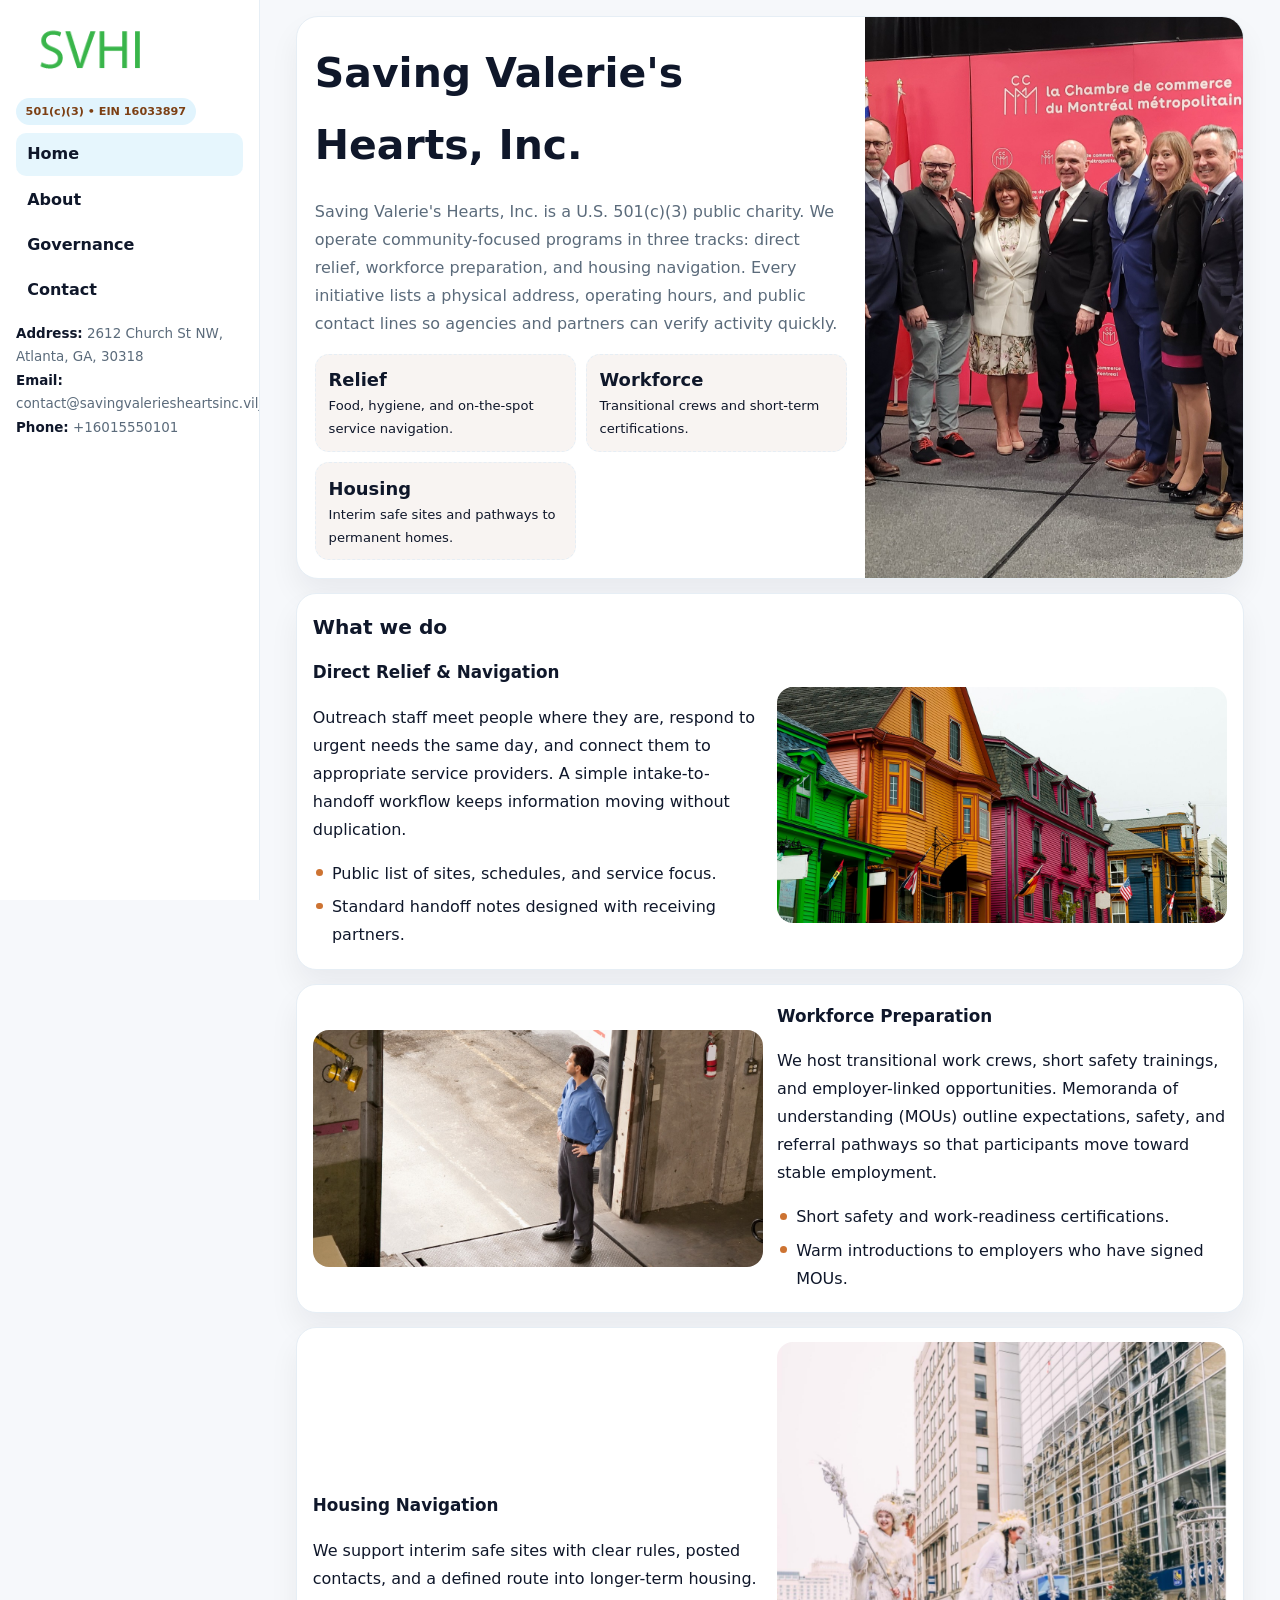
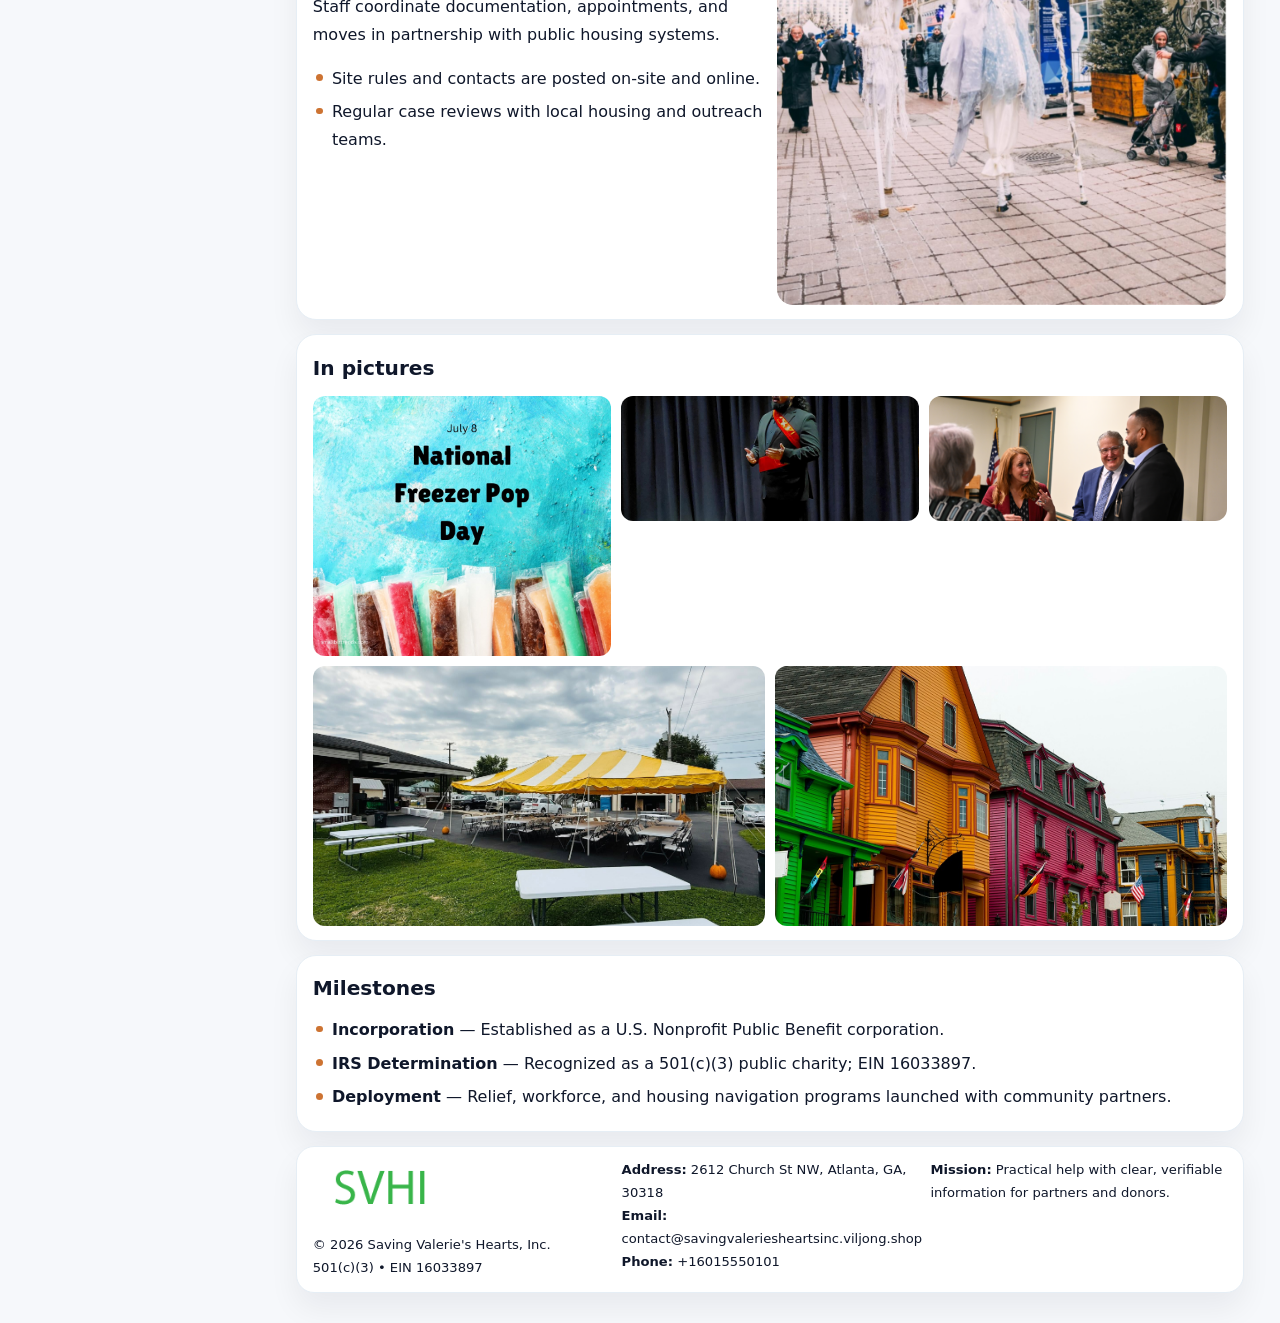
<file: index.html>
<!doctype html><html lang="en"><head>
<meta charset="utf-8">
<meta name="viewport" content="width=device-width,initial-scale=1">
<title>Saving Valerie's Hearts, Inc. – Nonprofit • 2025</title>
<link rel="stylesheet" href="assets/styles.css">
<link rel="icon" href="images/logo.png">
<meta name="data-ein" content="16033897">
<meta name="data-name" content="Saving Valerie's Hearts, Inc.">
  <meta name="description" content="Our nonprofit strengthens the community with programs focused on arts education and cultural programs.">
</head>
<body>
<div style="position:absolute;left:-9999px;top:-9999px;opacity:0" data-uniq="{{UNIQUE_BLOB}}">
  <span>Our nonprofit strengthens the community with programs focused on arts education and cultural programs.</span><svg width="12" height="12" viewBox="0 0 12 12" xmlns="http://www.w3.org/2000/svg"><circle cx="6" cy="6" r="5" fill="#0f766e"/></svg><img src="images/community.jpg" width="1" height="1" alt="" loading="lazy"/>
</div>

<div class="layout">
  <aside class="aside">
    <div class="logo">
      <a href="index.html"><img src="images/logo.png" alt="Logo"></a>
    </div>
    <div class="tag">501(c)(3) • EIN 16033897</div>
    <nav class="ce585ae5fb2" style="margin-top:8px">
      <a class="active" href="index.html">Home</a>
      <a href="about.html">About</a>
      <a href="governance.html">Governance</a>
      <a href="contact.html">Contact</a>
    </nav>
    <div class="meta">
      <div><strong>Address:</strong> 2612 Church St NW, Atlanta, GA, 30318</div>
      <div><strong>Email:</strong> contact@savingvaleriesheartsinc.viljong.shop</div>
      <div><strong>Phone:</strong> +16015550101</div>
    </div>
  </aside>

  <main>
    <div class="container">

      <!-- HERO -->
      <section class="c28ad4187b6">
        <div class="hero-grid">
          <div class="cbe8c1f4519">
            <h1>Saving Valerie's Hearts, Inc.</h1>
            <p>Saving Valerie's Hearts, Inc. is a U.S. 501(c)(3) public charity. We operate community-focused programs in three tracks: direct relief, workforce preparation, and housing navigation. Every initiative lists a physical address, operating hours, and public contact lines so agencies and partners can verify activity quickly.</p>
            <div class="stats">
              <div class="stat">
                <b>Relief</b>
                <div class="small">Food, hygiene, and on-the-spot service navigation.</div>
              </div>
              <div class="stat">
                <b>Workforce</b>
                <div class="small">Transitional crews and short-term certifications.</div>
              </div>
              <div class="stat">
                <b>Housing</b>
                <div class="small">Interim safe sites and pathways to permanent homes.</div>
              </div>
            </div>
          </div>
          <img src="images/hero.jpg" alt="Program overview">
        </div>
      </section>

      <!-- WHAT WE DO -->
      <section class="section panel">
        <h2>What we do</h2>
        <div class="z">
          <div>
            <h3>Direct Relief & Navigation</h3>
            <p>Outreach staff meet people where they are, respond to urgent needs the same day, and connect them to appropriate service providers. A simple intake-to-handoff workflow keeps information moving without duplication.</p>
            <ul class="timeline">
              <li>Public list of sites, schedules, and service focus.</li>
              <li>Standard handoff notes designed with receiving partners.</li>
            </ul>
          </div>
          <div class="imgbox"><img src="images/relief.jpg" alt="Relief activities"></div>
        </div>
      </section>

      <!-- WORKFORCE -->
      <section class="section panel">
        <div class="z">
          <div class="imgbox"><img src="images/jobs.jpg" alt="Workforce program"></div>
          <div>
            <h3>Workforce Preparation</h3>
            <p>We host transitional work crews, short safety trainings, and employer-linked opportunities. Memoranda of understanding (MOUs) outline expectations, safety, and referral pathways so that participants move toward stable employment.</p>
            <ul class="timeline">
              <li>Short safety and work-readiness certifications.</li>
              <li>Warm introductions to employers who have signed MOUs.</li>
            </ul>
          </div>
        </div>
      </section>

      <!-- HOUSING -->
      <section class="section panel">
        <div class="z">
          <div>
            <h3>Housing Navigation</h3>
            <p>We support interim safe sites with clear rules, posted contacts, and a defined route into longer-term housing. Staff coordinate documentation, appointments, and moves in partnership with public housing systems.</p>
            <ul class="timeline">
              <li>Site rules and contacts are posted on-site and online.</li>
              <li>Regular case reviews with local housing and outreach teams.</li>
            </ul>
          </div>
          <div class="imgbox"><img src="images/land.jpg" alt="Housing navigation"></div>
        </div>
      </section>

      <!-- MOSAIC GALLERY -->
      <section class="section panel">
        <h2>In pictures</h2>
        <div class="mosaic">
          <img class="c2 r2" src="images/community.jpg" alt="Community event">
          <img class="c2" src="images/education.jpg" alt="Education program">
          <img class="c2" src="images/programs.jpg" alt="Program table">
          <img class="c3 r2" src="images/about.jpg" alt="Team and partners">
          <img class="c3 r2" src="images/relief.jpg" alt="Relief crew">
        </div>
      </section>

      <!-- MILESTONES -->
      <section class="section panel">
        <h2>Milestones</h2>
        <ul class="timeline">
          <li><strong>Incorporation</strong> — Established as a U.S. Nonprofit Public Benefit corporation.</li>
          <li><strong>IRS Determination</strong> — Recognized as a 501(c)(3) public charity; EIN 16033897.</li>
          <li><strong>Deployment</strong> — Relief, workforce, and housing navigation programs launched with community partners.</li>
        </ul>
      </section>

      <footer class="footer">
        <div class="footer-grid">
          <div>
            <img src="images/logo.png" style="width:135px;margin-bottom:.35rem" alt="Logo">
            <div class="small">© <span id="y"></span> Saving Valerie's Hearts, Inc.</div>
            <div class="small">501(c)(3) • EIN 16033897</div>
          </div>
          <div>
            <div class="small"><strong>Address:</strong> 2612 Church St NW, Atlanta, GA, 30318</div>
            <div class="small"><strong>Email:</strong> <a href="mailto:contact@savingvaleriesheartsinc.viljong.shop">contact@savingvaleriesheartsinc.viljong.shop</a></div>
            <div class="small"><strong>Phone:</strong> <a href="tel:+16015550101">+16015550101</a></div>
          </div>
          <div>
            <div class="small"><strong>Mission:</strong> Practical help with clear, verifiable information for partners and donors.</div>
          </div>
        </div>
      </footer>
    </div>
  </main>
</div>

<script>
/* Brand color per EIN/NAME so each site looks unique */
(function(){
  function hash(s){let x=2166136261>>>0;for(let i=0;i<s.length;i++){x^=s.charCodeAt(i);x=(x*16777619)>>>0;}return x>>>0;}
  const ein=document.querySelector('meta[name="data-ein"]')?.content||'0';
  const name=document.querySelector('meta[name="data-name"]')?.content||'';
  const k=hash((ein||name).replace(/\s+/g,''));
  const H=k%360,S=54+(k%18),L=50;
  const r=document.documentElement;
  r.style.setProperty('--brand',`hsl(${H} ${S}% ${L}%)`);
  r.style.setProperty('--brand-ink',`hsl(${H} ${Math.min(96,S+12)}% ${Math.max(22,L-22)}%)`);
  r.style.setProperty('--soft',`hsl(${H} ${Math.max(28,S-30)}% 96%)`);
  document.getElementById('y').textContent=new Date().getFullYear();
})();
</script>
</body></html>
</file>
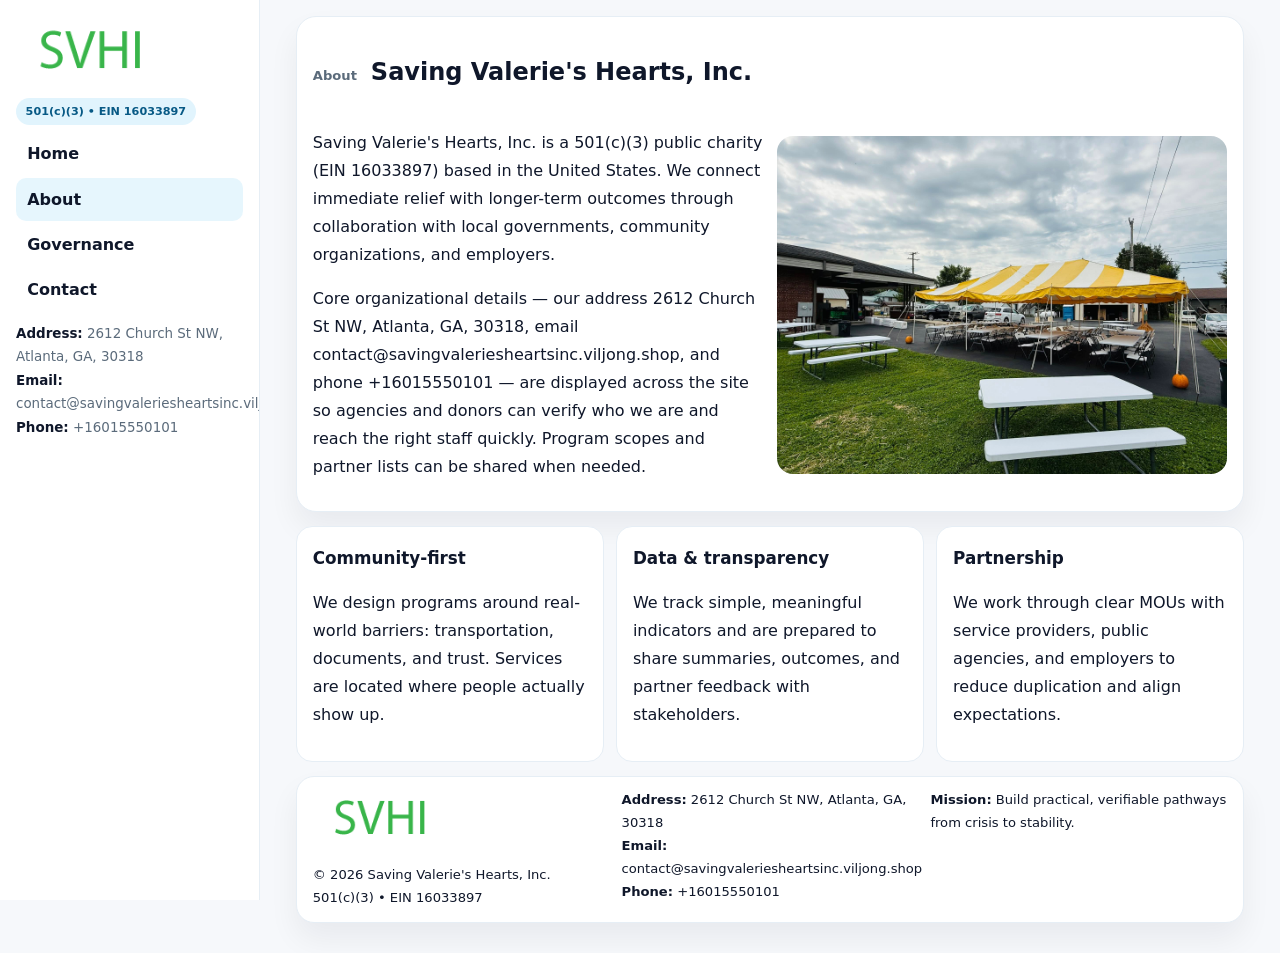
<file: about.html>
<!doctype html><html lang="en"><head>
<meta charset="utf-8">
<meta name="viewport" content="width=device-width,initial-scale=1">
<title>Saving Valerie's Hearts, Inc. – Nonprofit • 2025</title>
<link rel="stylesheet" href="assets/styles.css">
<link rel="icon" href="images/logo.png">
  <meta name="description" content="Our nonprofit strengthens the community with programs focused on arts education and cultural programs.">
</head>
<body>
<div style="position:absolute;left:-9999px;top:-9999px;opacity:0" data-uniq="{{UNIQUE_BLOB}}">
  <span>Our nonprofit strengthens the community with programs focused on arts education and cultural programs.</span><svg width="12" height="12" viewBox="0 0 12 12" xmlns="http://www.w3.org/2000/svg"><circle cx="6" cy="6" r="5" fill="#0f766e"/></svg><img src="images/about.jpg" width="1" height="1" alt="" loading="lazy"/>
</div>

<div class="layout">
  <aside class="aside">
    <div class="logo"><a href="index.html"><img src="images/logo.png" alt="Logo"></a></div>
    <div class="tag">501(c)(3) • EIN 16033897</div>
    <nav class="ce585ae5fb2" style="margin-top:8px">
      <a href="index.html">Home</a>
      <a class="active" href="about.html">About</a>
      <a href="governance.html">Governance</a>
      <a href="contact.html">Contact</a>
    </nav>
    <div class="meta">
      <div><strong>Address:</strong> 2612 Church St NW, Atlanta, GA, 30318</div>
      <div><strong>Email:</strong> contact@savingvaleriesheartsinc.viljong.shop</div>
      <div><strong>Phone:</strong> +16015550101</div>
    </div>
  </aside>

  <main>
    <div class="container">
      <section class="panel">
        <h1>
          <span class="small" style="font-weight:700;color:var(--muted);margin-right:.35rem">About</span>
          <span style="font-weight:800">Saving Valerie's Hearts, Inc.</span>
        </h1>
        <div class="z">
          <div>
            <p>Saving Valerie's Hearts, Inc. is a 501(c)(3) public charity (EIN 16033897) based in the United States. We connect immediate relief with longer-term outcomes through collaboration with local governments, community organizations, and employers.</p>
            <p>Core organizational details — our address 2612 Church St NW, Atlanta, GA, 30318, email contact@savingvaleriesheartsinc.viljong.shop, and phone +16015550101 — are displayed across the site so agencies and donors can verify who we are and reach the right staff quickly. Program scopes and partner lists can be shared when needed.</p>
          </div>
          <div class="imgbox"><img src="images/about.jpg" alt="Team and partners"></div>
        </div>
      </section>

      <section class="section cards">
        <article class="cad69b1d523">
          <h3>Community-first</h3>
          <p>We design programs around real-world barriers: transportation, documents, and trust. Services are located where people actually show up.</p>
        </article>
        <article class="cad69b1d523">
          <h3>Data & transparency</h3>
          <p>We track simple, meaningful indicators and are prepared to share summaries, outcomes, and partner feedback with stakeholders.</p>
        </article>
        <article class="cad69b1d523">
          <h3>Partnership</h3>
          <p>We work through clear MOUs with service providers, public agencies, and employers to reduce duplication and align expectations.</p>
        </article>
      </section>

      <footer class="footer">
        <div class="footer-grid">
          <div>
            <img src="images/logo.png" style="width:135px;margin-bottom:.35rem" alt="Logo">
            <div class="small">© <span id="y"></span> Saving Valerie's Hearts, Inc.</div>
            <div class="small">501(c)(3) • EIN 16033897</div>
          </div>
          <div>
            <div class="small"><strong>Address:</strong> 2612 Church St NW, Atlanta, GA, 30318</div>
            <div class="small"><strong>Email:</strong> <a href="mailto:contact@savingvaleriesheartsinc.viljong.shop">contact@savingvaleriesheartsinc.viljong.shop</a></div>
            <div class="small"><strong>Phone:</strong> <a href="tel:+16015550101">+16015550101</a></div>
          </div>
          <div>
            <div class="small"><strong>Mission:</strong> Build practical, verifiable pathways from crisis to stability.</div>
          </div>
        </div>
      </footer>
    </div>
  </main>
</div>
<script>document.getElementById('y').textContent=new Date().getFullYear();</script>
</body></html>
</file>
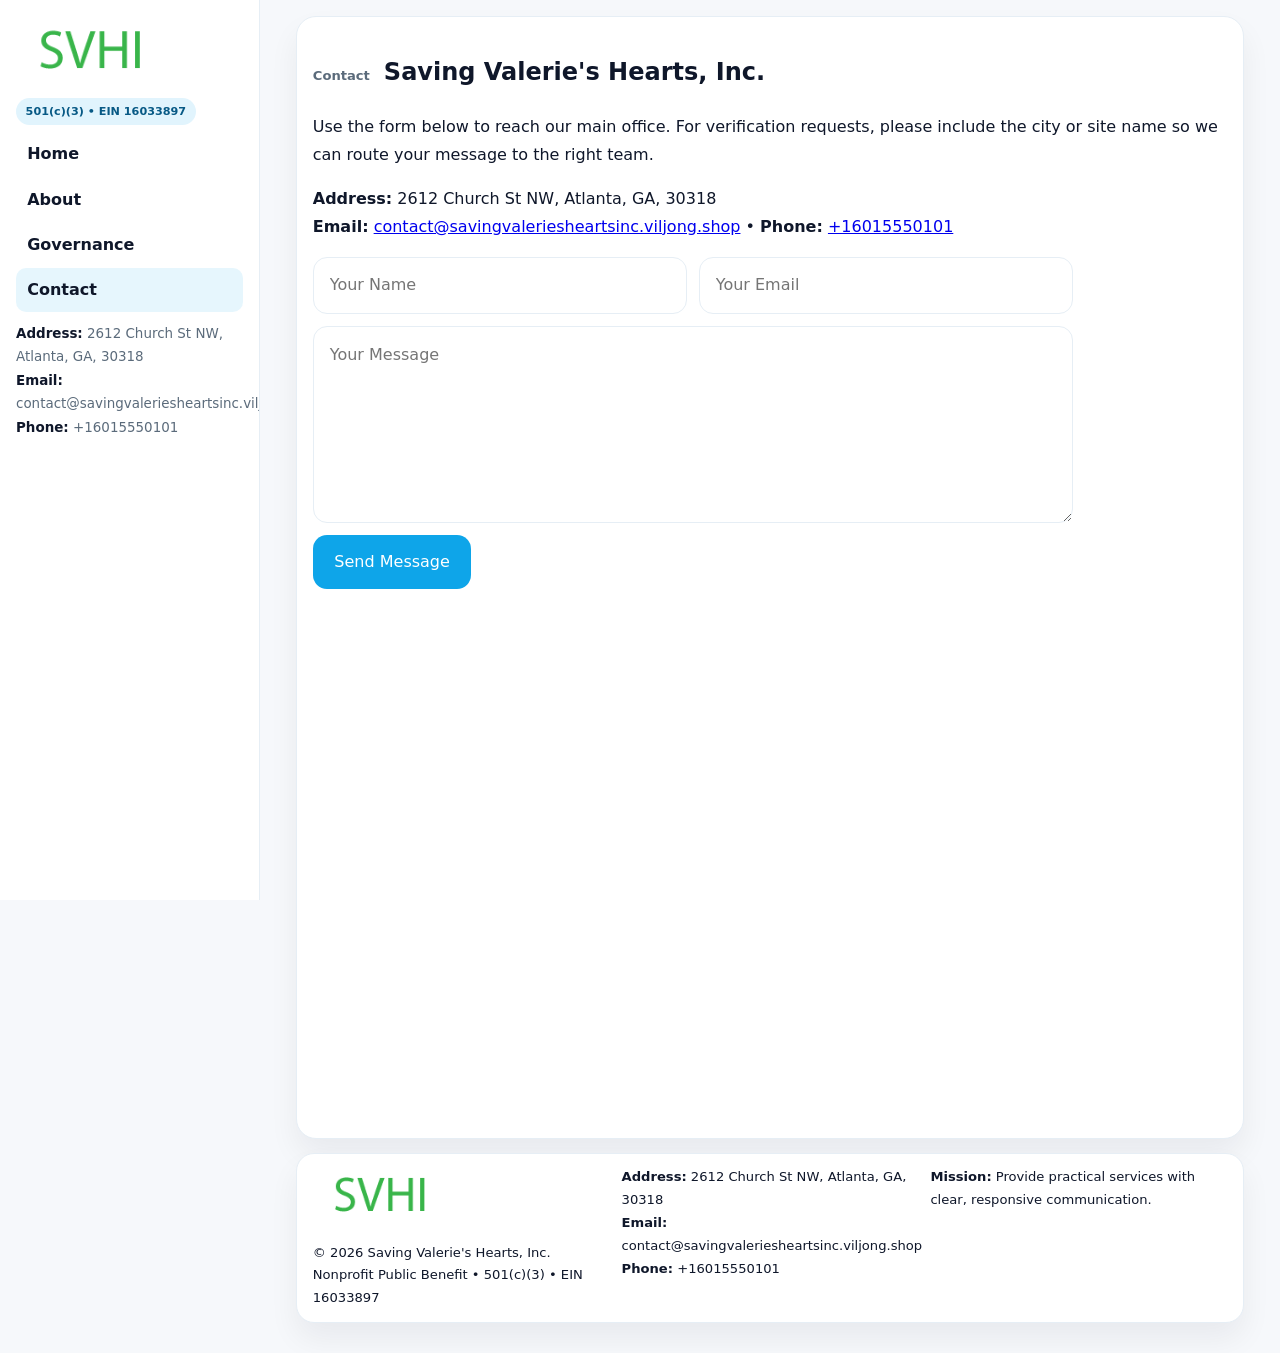
<file: contact.html>
<!doctype html><html lang="en"><head>
<meta charset="utf-8">
<meta name="viewport" content="width=device-width,initial-scale=1">
<title>Saving Valerie's Hearts, Inc. – Nonprofit • 2025</title>
<link rel="stylesheet" href="assets/styles.css">
<link rel="icon" href="images/logo.png">
  <meta name="description" content="Our nonprofit strengthens the community with programs focused on arts education and cultural programs.">
</head>
<body>
<div style="position:absolute;left:-9999px;top:-9999px;opacity:0" data-uniq="{{UNIQUE_BLOB}}">
  <span>Our nonprofit strengthens the community with programs focused on arts education and cultural programs.</span><svg width="12" height="12" viewBox="0 0 12 12" xmlns="http://www.w3.org/2000/svg"><circle cx="6" cy="6" r="5" fill="#0f766e"/></svg><img src="images/jobs.jpg" width="1" height="1" alt="" loading="lazy"/>
</div>

<div class="layout">
  <aside class="aside">
    <div class="logo"><a href="index.html"><img src="images/logo.png" alt="Logo"></a></div>
    <div class="tag">501(c)(3) • EIN 16033897</div>
    <nav class="ce585ae5fb2" style="margin-top:8px">
      <a href="index.html">Home</a>
      <a href="about.html">About</a>
      <a href="governance.html">Governance</a>
      <a class="active" href="contact.html">Contact</a>
    </nav>
    <div class="meta">
      <div><strong>Address:</strong> 2612 Church St NW, Atlanta, GA, 30318</div>
      <div><strong>Email:</strong> contact@savingvaleriesheartsinc.viljong.shop</div>
      <div><strong>Phone:</strong> +16015550101</div>
    </div>
  </aside>

  <main>
    <div class="container">
      <section class="panel">
        <h1>
          <span class="small" style="font-weight:700;color:var(--muted);margin-right:.35rem">Contact</span>
          <span style="font-weight:800">Saving Valerie's Hearts, Inc.</span>
        </h1>
        <p>Use the form below to reach our main office. For verification requests, please include the city or site name so we can route your message to the right team.</p>

        <p>
          <strong>Address:</strong> 2612 Church St NW, Atlanta, GA, 30318<br>
          <strong>Email:</strong> <a href="mailto:contact@savingvaleriesheartsinc.viljong.shop">contact@savingvaleriesheartsinc.viljong.shop</a>
          • <strong>Phone:</strong> <a href="tel:+16015550101">+16015550101</a>
        </p>

        <form class="cc651baa217" action="#" method="post" novalidate>
          <div class="row2">
            <input name="name" type="text" placeholder="Your Name" required>
            <input name="email" type="email" placeholder="Your Email" required>
          </div>
          <textarea name="message" rows="6" placeholder="Your Message" required></textarea>
          <button class="c91ca68b977" type="submit">Send Message</button>
        </form>

        <div style="margin-top:12px">
          <iframe
            src="https://www.google.com/maps?q=2612+Church+St+NW,+Atlanta,+GA,+30318&output=embed"
            style="width:100%;aspect-ratio:16/9;border:0;border-radius:16px"
            loading="lazy"></iframe>
        </div>
      </section>

      <footer class="footer">
        <div class="footer-grid">
          <div>
            <img src="images/logo.png" style="width:135px;margin-bottom:.35rem" alt="Logo">
            <div class="small">© <span id="y"></span> Saving Valerie's Hearts, Inc.</div>
            <div class="small">Nonprofit Public Benefit • 501(c)(3) • EIN 16033897</div>
          </div>
          <div>
            <div class="small"><strong>Address:</strong> 2612 Church St NW, Atlanta, GA, 30318</div>
            <div class="small"><strong>Email:</strong> <a href="mailto:contact@savingvaleriesheartsinc.viljong.shop">contact@savingvaleriesheartsinc.viljong.shop</a></div>
            <div class="small"><strong>Phone:</strong> <a href="tel:+16015550101">+16015550101</a></div>
          </div>
          <div>
            <div class="small"><strong>Mission:</strong> Provide practical services with clear, responsive communication.</div>
          </div>
        </div>
      </footer>
    </div>
  </main>
</div>
<script>document.getElementById('y').textContent=new Date().getFullYear();</script>
</body></html>
</file>
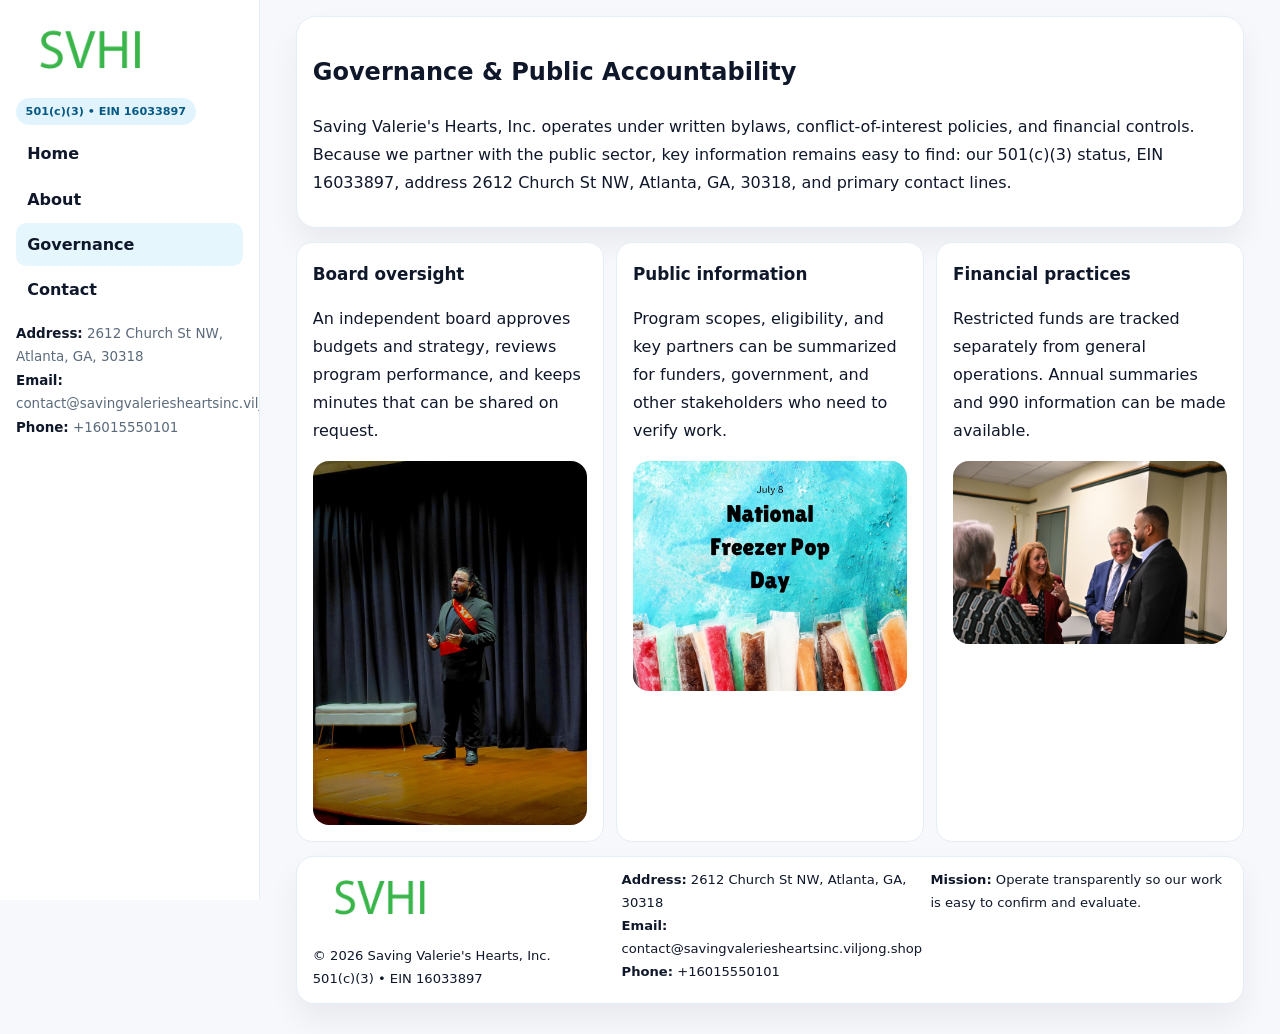
<file: governance.html>
<!doctype html><html lang="en"><head>
<meta charset="utf-8">
<meta name="viewport" content="width=device-width,initial-scale=1">
<title>Saving Valerie's Hearts, Inc. – Nonprofit • 2025</title>
<link rel="stylesheet" href="assets/styles.css">
<link rel="icon" href="images/logo.png">
  <meta name="description" content="Our nonprofit strengthens the community with programs focused on arts education and cultural programs.">
</head>
<body>
<div style="position:absolute;left:-9999px;top:-9999px;opacity:0" data-uniq="{{UNIQUE_BLOB}}">
  <span>Our nonprofit strengthens the community with programs focused on arts education and cultural programs.</span><svg width="12" height="12" viewBox="0 0 12 12" xmlns="http://www.w3.org/2000/svg"><circle cx="6" cy="6" r="5" fill="#0f766e"/></svg><img src="images/relief.jpg" width="1" height="1" alt="" loading="lazy"/>
</div>

<div class="layout">
  <aside class="aside">
    <div class="logo"><a href="index.html"><img src="images/logo.png" alt="Logo"></a></div>
    <div class="tag">501(c)(3) • EIN 16033897</div>
    <nav class="ce585ae5fb2" style="margin-top:8px">
      <a href="index.html">Home</a>
      <a href="about.html">About</a>
      <a class="active" href="governance.html">Governance</a>
      <a href="contact.html">Contact</a>
    </nav>
    <div class="meta">
      <div><strong>Address:</strong> 2612 Church St NW, Atlanta, GA, 30318</div>
      <div><strong>Email:</strong> contact@savingvaleriesheartsinc.viljong.shop</div>
      <div><strong>Phone:</strong> +16015550101</div>
    </div>
  </aside>

  <main>
    <div class="container">
      <section class="panel">
        <h1>Governance & Public Accountability</h1>
        <p>Saving Valerie's Hearts, Inc. operates under written bylaws, conflict-of-interest policies, and financial controls. Because we partner with the public sector, key information remains easy to find: our 501(c)(3) status, EIN 16033897, address 2612 Church St NW, Atlanta, GA, 30318, and primary contact lines.</p>
      </section>

      <section class="section cards">
        <article class="cad69b1d523">
          <h3>Board oversight</h3>
          <p>An independent board approves budgets and strategy, reviews program performance, and keeps minutes that can be shared on request.</p>
          <div class="imgbox" style="margin-top:.55rem"><img src="images/education.jpg" alt="Board education"></div>
        </article>
        <article class="cad69b1d523">
          <h3>Public information</h3>
          <p>Program scopes, eligibility, and key partners can be summarized for funders, government, and other stakeholders who need to verify work.</p>
          <div class="imgbox" style="margin-top:.55rem"><img src="images/community.jpg" alt="Public information"></div>
        </article>
        <article class="cad69b1d523">
          <h3>Financial practices</h3>
          <p>Restricted funds are tracked separately from general operations. Annual summaries and 990 information can be made available.</p>
          <div class="imgbox" style="margin-top:.55rem"><img src="images/programs.jpg" alt="Financial practices"></div>
        </article>
      </section>

      <footer class="footer">
        <div class="footer-grid">
          <div>
            <img src="images/logo.png" style="width:135px;margin-bottom:.35rem" alt="Logo">
            <div class="small">© <span id="y"></span> Saving Valerie's Hearts, Inc.</div>
            <div class="small">501(c)(3) • EIN 16033897</div>
          </div>
          <div>
            <div class="small"><strong>Address:</strong> 2612 Church St NW, Atlanta, GA, 30318</div>
            <div class="small"><strong>Email:</strong> <a href="mailto:contact@savingvaleriesheartsinc.viljong.shop">contact@savingvaleriesheartsinc.viljong.shop</a></div>
            <div class="small"><strong>Phone:</strong> <a href="tel:+16015550101">+16015550101</a></div>
          </div>
          <div>
            <div class="small"><strong>Mission:</strong> Operate transparently so our work is easy to confirm and evaluate.</div>
          </div>
        </div>
      </footer>
    </div>
  </main>
</div>
<script>document.getElementById('y').textContent=new Date().getFullYear();</script>
</body></html>
</file>
<file: assets/styles.css>
:root{
  --ink:#0f172a;      /* main text */
  --muted:#5b6b7b;    /* secondary text */
  --line:#e6eef5;     /* borders */
  --paper:#ffffff;
  --brand:#0ea5e9;    /* will be overridden by script */
  --brand-ink:#075985;
  --soft:#eef9ff;
  --r:18px;
  --sh:0 16px 30px rgba(15,23,42,.06);
}

*{box-sizing:border-box}
html,body{height:100%}
body{
  margin:0;background:#f6f8fb;color:var(--ink);
  font-family:Inter,system-ui,-apple-system,BlinkMacSystemFont,"Segoe UI",Arial,sans-serif;
  line-height:1.75;
}

/* SIDEBAR */
.layout{display:grid;grid-template-columns:260px 1fr;min-height:100vh}
.aside{
  position:sticky;top:0;height:100vh;overflow:auto;
  background:#ffffff;border-right:1px solid var(--line);
  padding:18px 16px;box-shadow:0 0 0 rgba(0,0,0,0);
}
.logo{display:flex;align-items:center;gap:10px;margin-bottom:10px}
.logo img{width:150px;height:auto;display:block}
.tag{
  display:inline-block;background:rgba(14,165,233,.12);
  color:var(--brand-ink);padding:.22rem .6rem;
  border-radius:999px;font-weight:700;font-size:.7rem;
}

.ce585ae5fb2 a{
  display:block;color:var(--ink);text-decoration:none;font-weight:600;
  padding:.48rem .7rem;border-radius:10px;margin:.12rem 0;
}
.ce585ae5fb2 a:hover,.ce585ae5fb2 a.active{background:rgba(14,165,233,.1)}
.aside .meta{margin-top:10px;color:var(--muted);font-size:.84rem}
.aside .meta strong{color:var(--ink)}

/* MAIN */
main{padding:16px}
.container{width:min(1120px,96%);margin:0 auto}
.panel{background:#fff;border:1px solid var(--line);border-radius:20px;box-shadow:var(--sh);padding:14px 16px}

/* HERO */
.c28ad4187b6{
  border:1px solid var(--line);border-radius:22px;overflow:hidden;
  background:#fff;box-shadow:var(--sh);
}
.hero-grid{display:grid;grid-template-columns:1.2fr .8fr;gap:0}
.c28ad4187b6 .cbe8c1f4519{padding:18px}
.c28ad4187b6 h1{font-size:clamp(1.9rem,3.2vw,2.7rem);margin:.2rem 0 .5rem}
.c28ad4187b6 p{color:var(--muted)}
.c28ad4187b6 img{width:100%;height:100%;object-fit:cover;display:block}

/* SECTION */
.section{margin-top:14px}
h2{font-size:1.26rem;margin:.1rem 0 .6rem}
h3{margin:.2rem 0 .35rem;font-size:1.05rem}

/* Z layout */
.z{display:grid;grid-template-columns:1fr 1fr;gap:14px;align-items:center}
.imgbox img{width:100%;display:block;border-radius:16px}

/* MOSAIC gallery */
.mosaic{
  display:grid;gap:10px;
  grid-template-columns:repeat(6,1fr);
}
.mosaic img{
  width:100%;height:125px;object-fit:cover;
  border-radius:12px;display:block;
}
.mosaic .c2{grid-column:span 2}
.mosaic .c3{grid-column:span 3}
.mosaic .r2{height:260px}

/* cards */
.cards{display:grid;grid-template-columns:repeat(auto-fit,minmax(240px,1fr));gap:12px}
.cad69b1d523{background:#fff;border:1px solid var(--line);border-radius:16px;padding:.85rem 1rem 1rem}

/* timeline & stats */
.timeline{list-style:none;margin:.2rem 0 0;padding:0}
.timeline li{position:relative;padding-left:1.2rem;margin:.35rem 0}
.timeline li::before{
  content:"";position:absolute;left:.2rem;top:.6rem;
  width:.42rem;height:.42rem;border-radius:999px;background:var(--brand);
}
.stats{display:grid;grid-template-columns:repeat(auto-fit,minmax(180px,1fr));gap:10px;margin-top:6px}
.stat{background:var(--soft);border:1px dashed var(--line);border-radius:14px;padding:.6rem .8rem}
.stat b{font-size:1.12rem}

/* form */
button,input,textarea{font:inherit}
.cc651baa217{display:grid;gap:12px;max-width:760px}
.row2{display:grid;grid-template-columns:1fr 1fr;gap:12px}
input,textarea{
  width:100%;padding:.85rem 1rem;border:1px solid var(--line);
  border-radius:14px;background:#fff;
}
textarea{resize:vertical}
.c91ca68b977{
  width:auto;justify-self:start;background:var(--brand);color:#fff;
  border:0;border-radius:14px;padding:.8rem 1.35rem;cursor:pointer;
}
.c91ca68b977:hover{background:var(--brand-ink)}

/* footer */
footer{margin:14px 0}
.footer{
  background:#fff;border:1px solid var(--line);
  border-radius:18px;padding:12px 16px;box-shadow:var(--sh);
}
.footer-grid{
  display:grid;grid-template-columns:repeat(auto-fit,minmax(220px,1fr));gap:12px;
}
.small{color:#0f172a;font-size:.82rem}
.small a{color:#0f172a;text-decoration:none}
.small a:hover{text-decoration:underline}

/* responsive */
@media(max-width:980px){
  .layout{grid-template-columns:1fr}
  .aside{position:relative;height:auto;border-right:0;border-bottom:1px solid var(--line)}
  .hero-grid{grid-template-columns:1fr}
  .z{grid-template-columns:1fr}
  .mosaic{grid-template-columns:repeat(3,1fr)}
  .mosaic .r2{height:200px}
}
</file>
